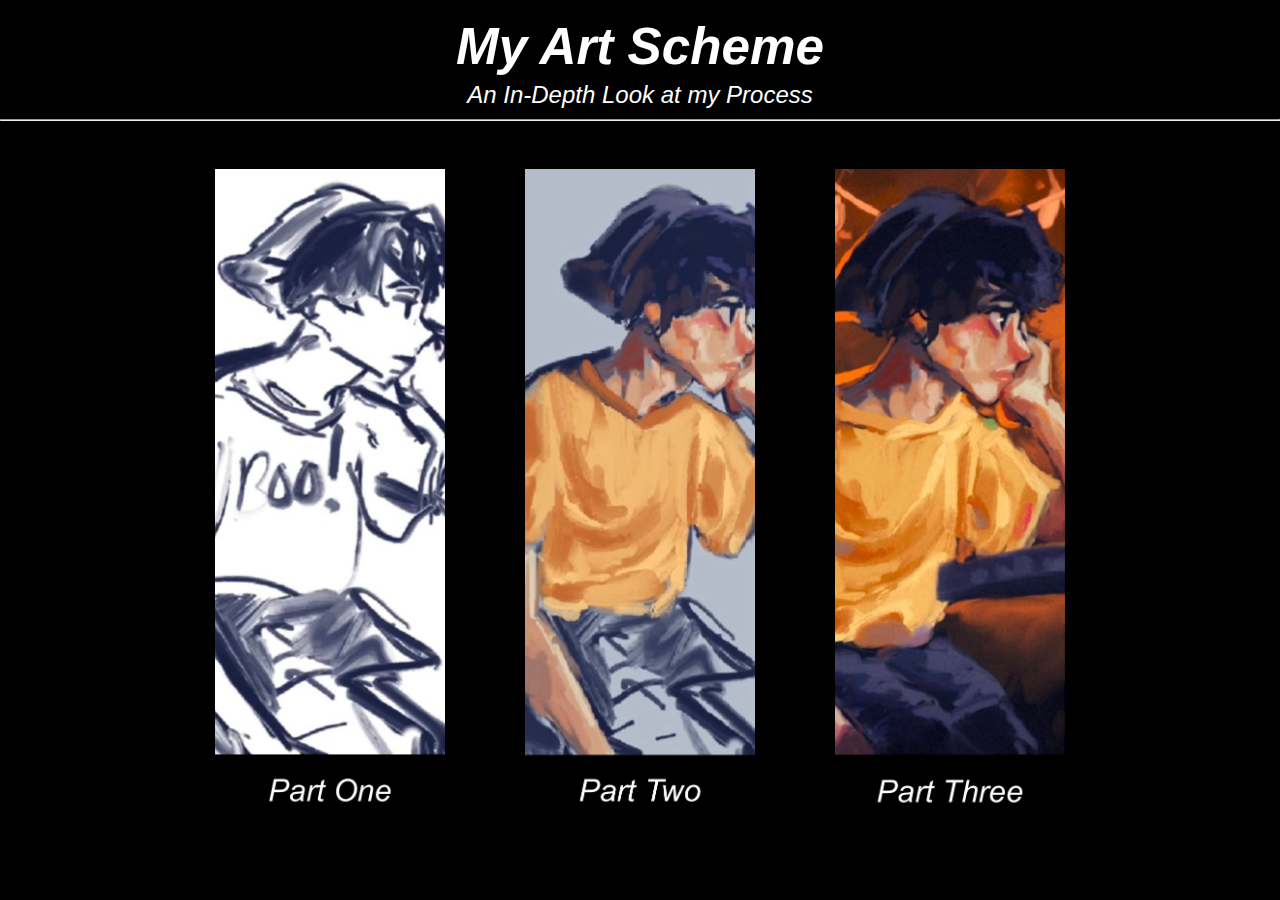
<file: index.html>
<!DOCTYPE html>

<html>

<head>
	<title> My Art Scheme </title>
	<link rel="shortcut icon" href="images/titleicon.jpg">
	<link rel="stylesheet"type="text/css"href="css/index.css">
	<meta charset="UTF-8">
	<meta name="author" content="Ashton Oliver L. Valdezco">
	<meta name="keywords" content="HTML,CSS">
	<meta name="revised" content="7-11-20">
</head>

<body>
	<h1>
		<b><i>My Art Scheme</i></b>
	</h1>
	<p id="header2">
		<i>An In-Depth Look at my Process</i>
	</p>
	<hr>
	<div id="container">
			
			<div id="homeimg1" class="images">
				<a href="htdocs/part1.html">
					<img class="cimages" src="images/homeimage1.png" alt="Part One : Brainstorming">
				</a>
			</div>
			
			<div id="homeimg2" class="images">
				<a href="htdocs/part2.html">
					<img class="cimages" src="images/homeimage2.png" alt="Part Two : Painting">
				</a>
			</div>
			
			<div id="homeimg3" class="images">
				<a href="htdocs/part3.html">
					<img class="cimages" src="images/homeimage3.png" alt="Part Three : Post-Painting">
				</a>
			
			</div>
	</div>


</body>
</html>
</file>
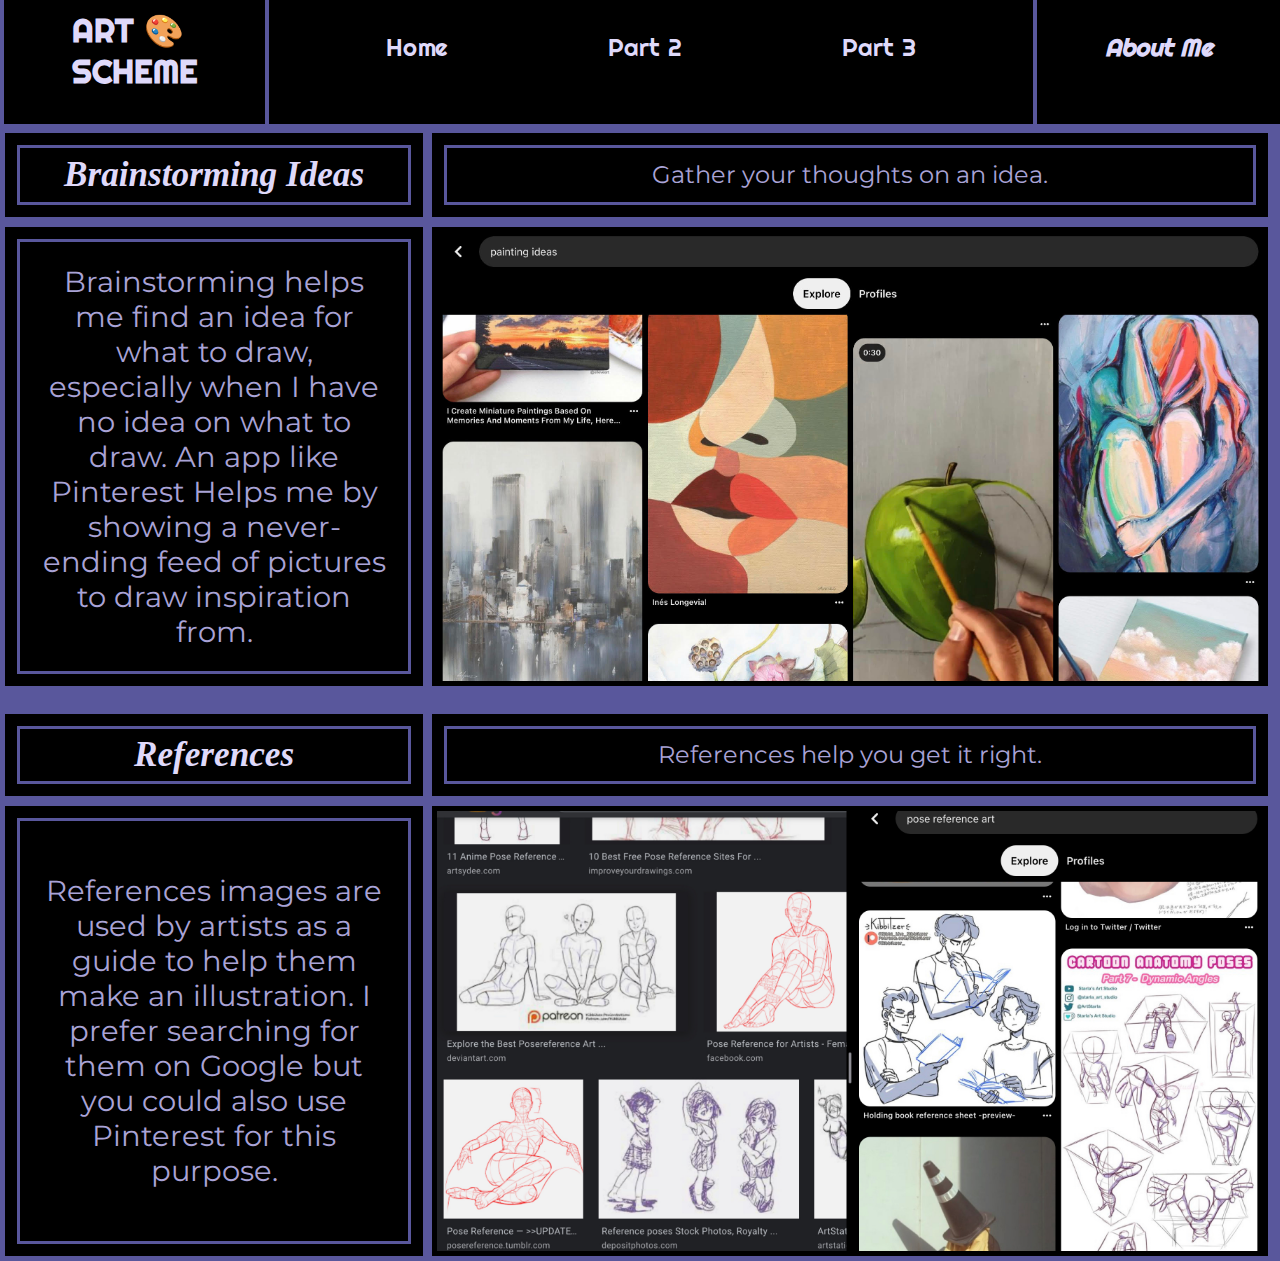
<file: htdocs/part1.html>
<!DOCTYPE html>
<head>
	<meta charset="UTF-8">
	<meta name="author" content="Ashton Oliver L. Valdezco">
	<meta name="keywords" content="HTML,CSS">
	<meta name="revised" content="7-11-20">
	<title> Part One </title>
	<link rel="shortcut icon" href="../images/titleicon.jpg">
	<link rel="stylesheet"type="text/css"href="../css/html.css">
	<style>
    #image-content{
	   background-image:url("../images/brainstorming.jpg");
	   background-size:cover;
	   padding:15px;
    }
    #image-content-2{
	   background-image:url("../images/references.jpg");
	   background-size:cover;
	   padding:15px;
    }
	</style>
</head>
<body>
	<!--Navigation Toolbar-->
	<nav>
		<div id="title" class="navbar">
			<b>ART  &#127912; <br>SCHEME</b>
		</div>
		<div id="part-nav" class="navbar">
			<a href="../index.html"> Home </a>
			<a href="part2.html"> Part 2 </a>
			<a href="part3.html"> Part 3 </a>
		</div>
		<div id="about-me" class="navbar">
			<a href="aboutme.html"><b><i>About Me</b></i></a>
		</div>
	</nav>
	<!--Main Content-->
	<div id="container-1">
		<article id="article-1">
			<div id="title-content" class="content"><b><i>Brainstorming Ideas</b>
			</i></div>
			<div id="definition-content" class="content">Gather your thoughts on an 
			idea.</div>
			<div id="description-content" class="content"><span>
					Brainstorming helps me find an idea for what to draw, especially 
					when I have no idea on what to draw. An app like Pinterest
					Helps me by showing a never-ending feed of pictures to draw 
					inspiration from.</span>
			</div>
			<div id="image-content" class="content"></div>
			
		</article>
	</div>
	<br>
	
	<div id="container-2">
		<article id="article-2">
			<div id="title-content-2" class="content-2"><b><i>References</b></i>
			</div>
			<div id="definition-content-2" class="content-2">References help you get 
			it right.</div>
			<div id="description-content-2" class="content-2"><p>References images
			are used by artists as a guide to help them make an illustration.
			I prefer searching for them on Google but you could also use 
			Pinterest for this purpose.</p></div>
			<div id="image-content-2" class="content-2"></div>
			
		</article>
	</div>
</body>
</html>
</file>
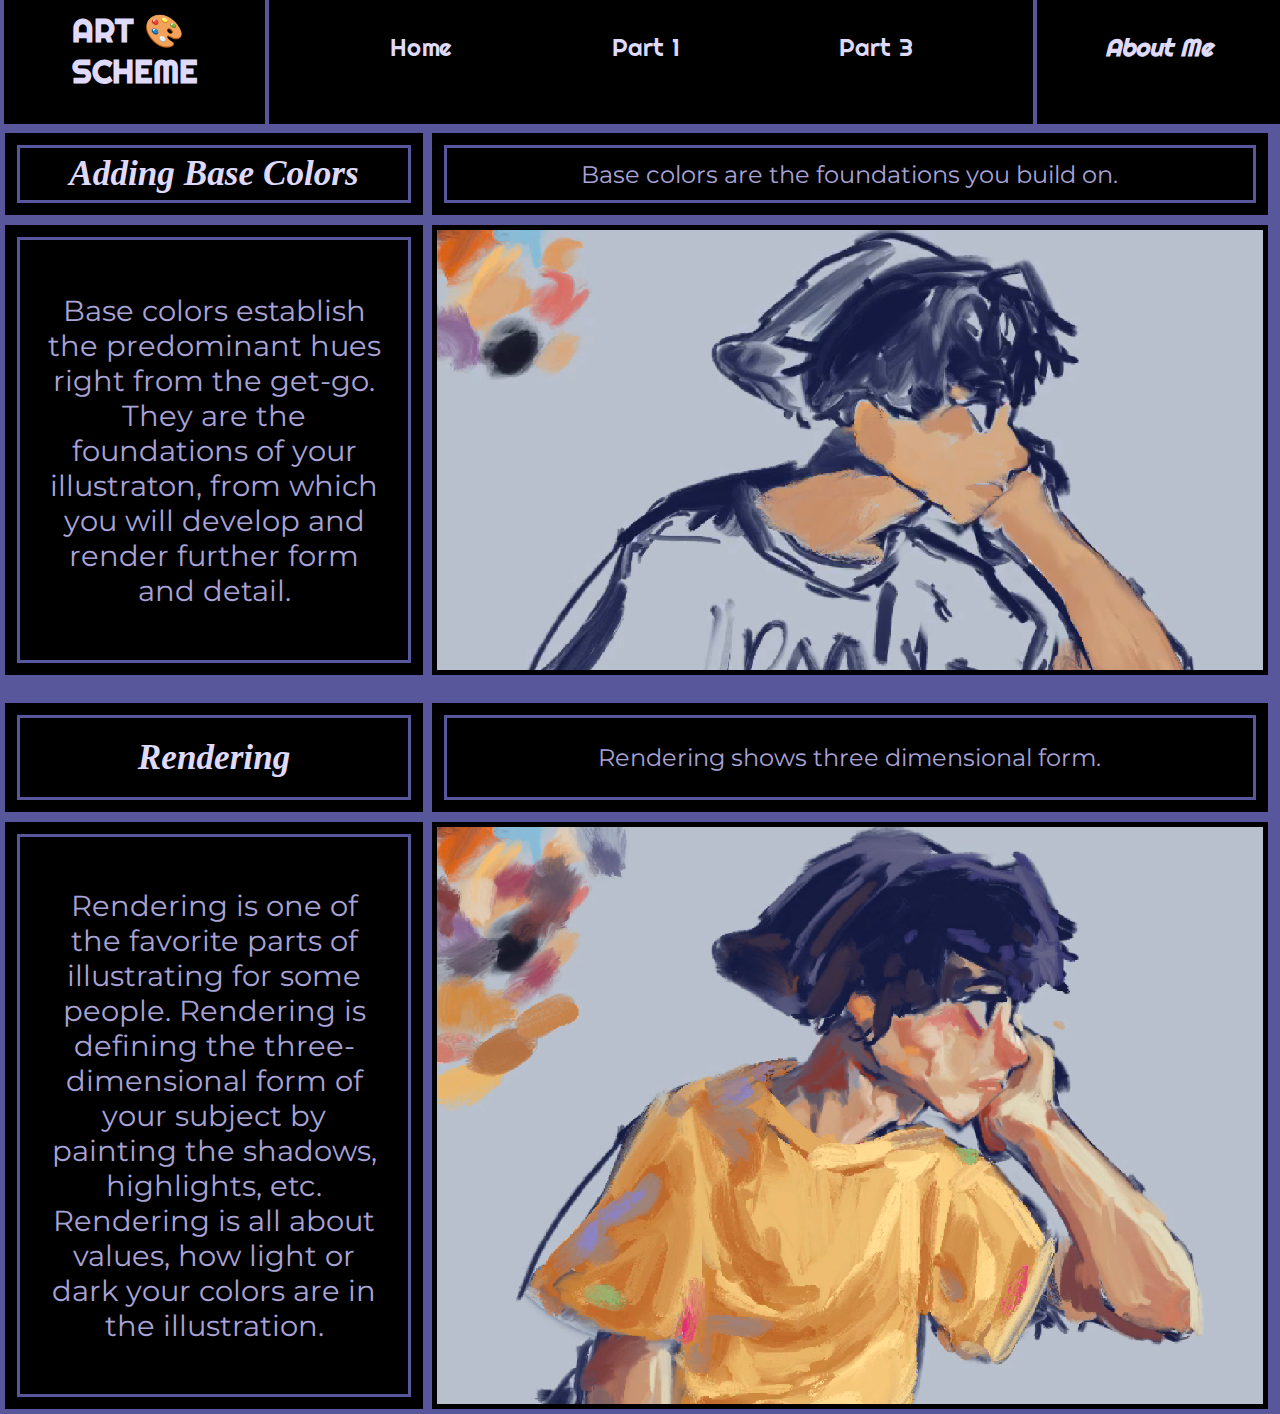
<file: htdocs/part2.html>
<!DOCTYPE html>
<head>
	<meta charset="UTF-8">
	<meta name="author" content="Ashton Oliver L. Valdezco">
	<meta name="keywords" content="HTML,CSS">
	<meta name="revised" content="7-11-20">
	<title> Part Two </title>
	<link rel="shortcut icon" href="../images/titleicon.jpg">
	<link rel="stylesheet"type="text/css"href="../css/html.css">
	<style>
    #image-content{
	   background-image:url("../images/basecolors.png");
	   background-size:cover;
	   padding:15px;
    }
    #image-content-2{
	   background-image:url("../images/renderedcolors.png");
	   background-size:cover;
	   padding:15px;
    }
	</style>
</head>
<body>
	<!--Navigation Toolbar-->
	<nav>
		<div id="title" class="navbar">
			<b>ART  &#127912; <br>SCHEME</b>
		</div>
		<div id="part-nav" class="navbar">
			<a href="../index.html"> Home </a>
			<a href="part1.html"> Part 1 </a>
			<a href="part3.html"> Part 3 </a>
		</div>
		<div id="about-me" class="navbar">
			<a href="aboutme.html"><b><i>About Me</b></i></a>
		</div>
	</nav>
	<!--Main Content-->
	<div id="container-1">
		<article id="article-1">
			<div id="title-content" class="content"><i><b>Adding Base Colors</b>
			</i></div>
			<div id="definition-content" class="content">Base colors are the foundations you build on.</div>
			<div id="description-content" class="content">
					<p>Base colors establish the predominant hues right from the get-go. They are the foundations of your illustraton, from which you will develop and render further form and detail.</p>
			</div>
			<div id="image-content" class="content"></div>
			
		</article>
	</div>
	<br>
	
	<div id="container-2">
		<article id="article-2">
			<div id="title-content-2" class="content-2"><b><i>Rendering</b></i>
			</div>
			<div id="definition-content-2" class="content-2">Rendering shows three dimensional form.</div>
			<div id="description-content-2" class="content-2"><p>Rendering is one of the favorite parts of illustrating for some people. Rendering is defining the three-dimensional form of your subject by painting the shadows, highlights, etc. Rendering is all about values, how light or dark your colors are in the illustration.</p></div>
			<div id="image-content-2" class="content-2"></div>
			
		</article>
	</div>
</body>
</html>
</file>
<file: css/index.css>
/*background styling*/
body{
	background-color:black;
	margin:0px;
}
hr
{
	color:white;
}
h1{
	text-align:center;
	color:white;
	font-family:Arial,sans-serif;
	line-height:50%;
	font-size:320%
}
#header2
{
	text-align:center;
	color:white;
	font-family:Arial,sans-serif;
	font-size:150%;
	line-height:5%;
}
/*navigation  bar*/
.names
{
	color:white;
	font-size:200%;
	font-family:Arial,sans-serif;
	text-align:center;
}
.cimages
{
	width:230px;
	height:650px;
}
#container{
	display:flex;
	width:100%;
	align-items:center;
	justify-content:center;
	box-sizing:border-box;
}
/* transition*/
#container > .images{
	transition: transform .4s, opacity .4s;
	transition-timing-function: cubic-bezier(.07,.56,.63,.99);
	padding:40px;
	box-sizing:border-box;
	display:flex;

}
.images:hover{
	transform: scale(1.1);
}
#container:hover > div:not(:hover){
	opacity: 50%;
	transform: scale(0.9);
}

.links
{
	text-align:center;
	margin:15px
}
</file>
<file: css/html.css>
@import url('https://fonts.googleapis.com/css2?family=Montserrat:wght@300&display=swap');
@import url('https://fonts.googleapis.com/css2?family=Righteous&display=swap');

/*navigation toolbar*/
body{
	background-color:#59579c;
	margin:0px;
}
nav{
	display:flex;
	width:100%;
	border-bottom:4px solid #59579c;
}
nav > .navbar {
	font-family: 'Righteous', cursive;
	background-color:black;
	padding:2rem 0.5rem;
	box-sizing:border-box;
	color:rgb(255,255,255);
	border-left:4px solid #59579c;
	display:flex;
	gap:2rem;
}
#part-nav{
	flex-basis:60%;
	gap:10rem;
	align-content:center;
	justify-content:center;
	font-size:150%;
}
	
#about-me,
#title{
	flex-grow:1;
}
#title{
	padding-top:10px;
	font-size:200%;
	font-family: 'Righteous', cursive;
	align-content:center;
	justify-content:center;
}
#about-me{
	font-size:150%;
	align-content:center;
	justify-content:center;
}
a{
	text-decoration: none;
	color:white;
}
#title,
#partnav,
a{
	color:#dfd9fa;
}
#spacer{
height:2vh;
]
}
/*main content*/
.content-2,
.content{
	box-sizing:border-box;
	background-color:black;
	color:#dfd9fa;
	font-family: 'Montserrat', sans-serif;
	
}
.content:not(#title-content),
.content-2:not(#title-content-2){
	color:#a9a3d6;
}
#container-2,
#container-1{
	flex-grow:1;
}
#container-2 > #article-2,
#container-1 > #article-1{
	display:grid;
	height:100%;
	grid-template-columns:1fr 2fr;
	grid-template-rows:1fr 5fr;
}
#container-2 > #article-2 > .content-2,
#container-1 > #article-1 > .content{
	width:100%;
	border:5px solid black;
	margin:5px;
	width:98%;
}
#container-2 > #article-2 > .content-2:not(#image-content-2),
#container-1 > #article-1 > .content:not(#image-content){
	outline:3px solid #59579c;
	outline-offset:-15px;
}
#title-content-2,
#title-content{
	display:flex;
	align-items:center;
	justify-content:center;
	font-size:220%;
	padding:1rem;
	font-family: Bodoni MT, serif;

}
#definition-content-2,
#definition-content{
	display: flex;
	justify-content: center;
	align-content: center;
	flex-direction: column;
	text-align:center;
	font-size:150%;
	padding:1rem;
}
#description-content-2,
#description-content{
	display: flex;
  	align-items: center;
  	justify-content: center;
	padding:2rem;
	font-size:180%;
	text-align: center;
	
}
</file>
